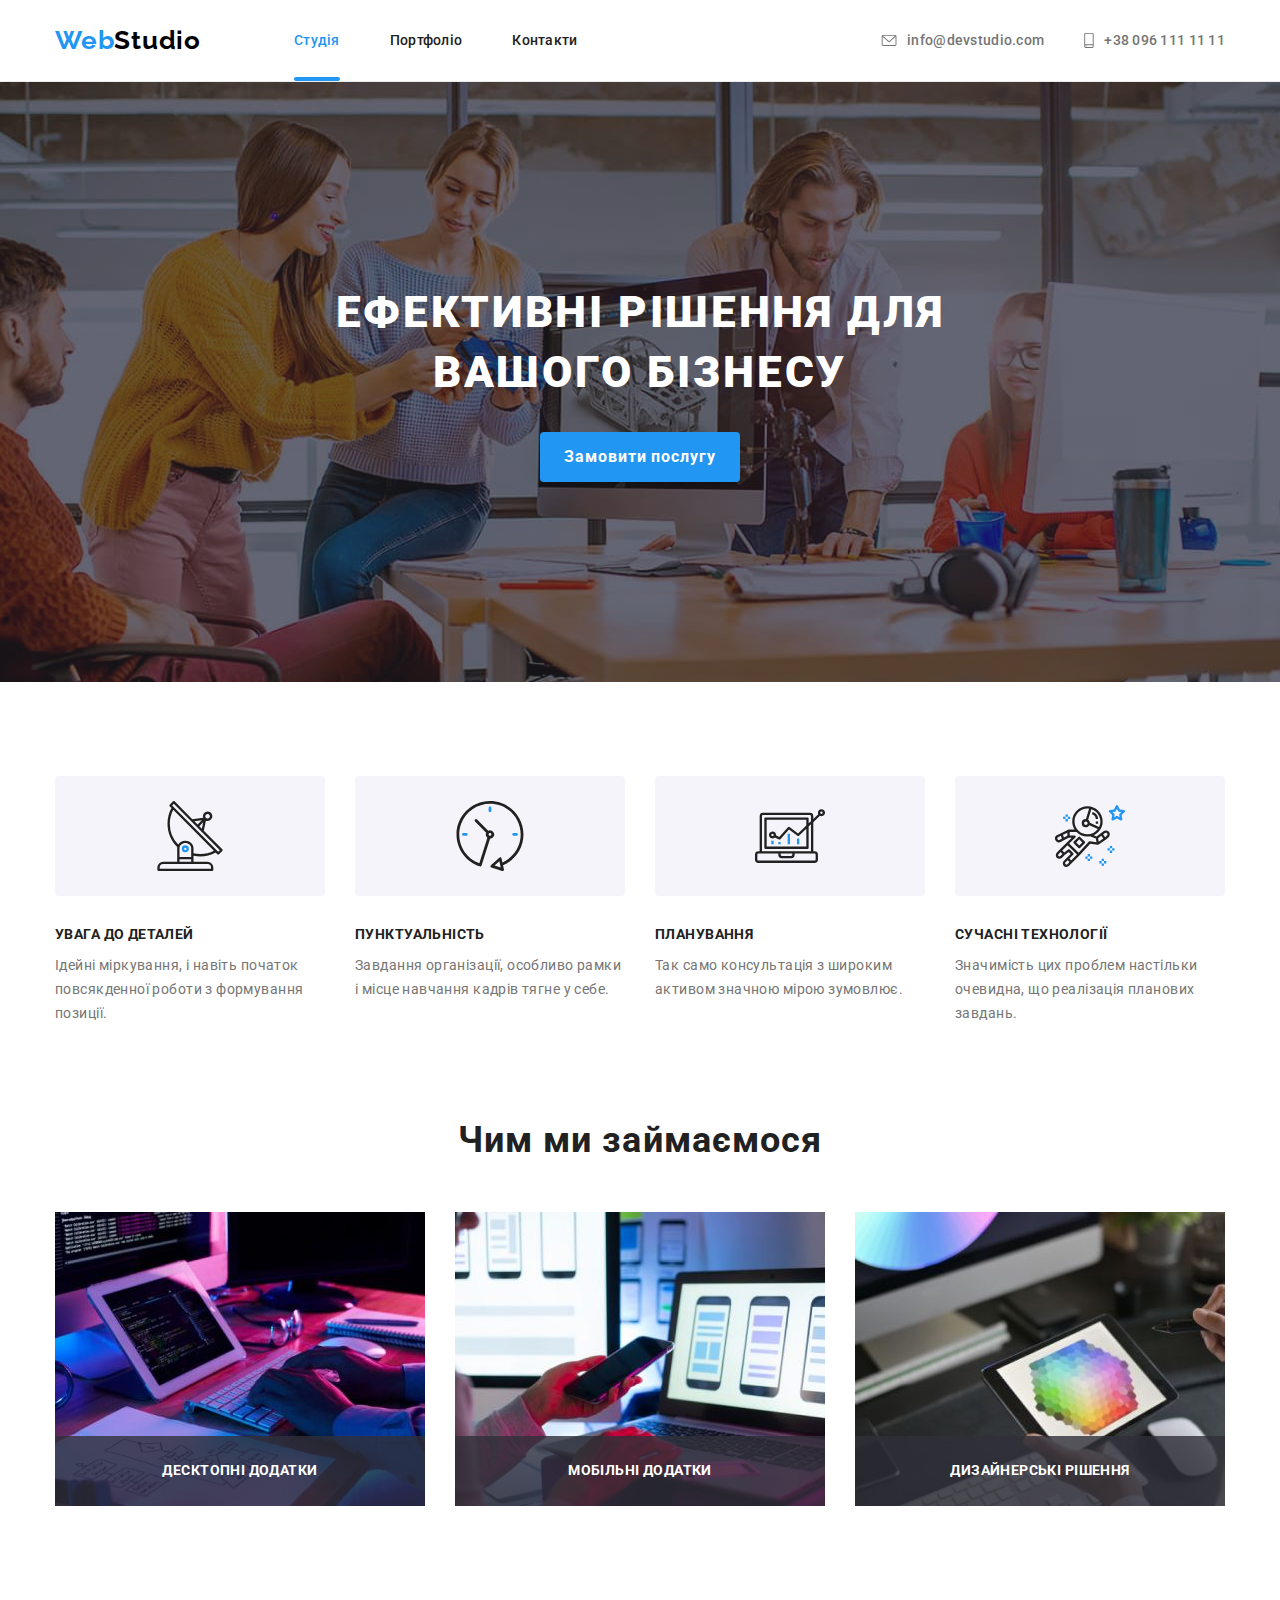
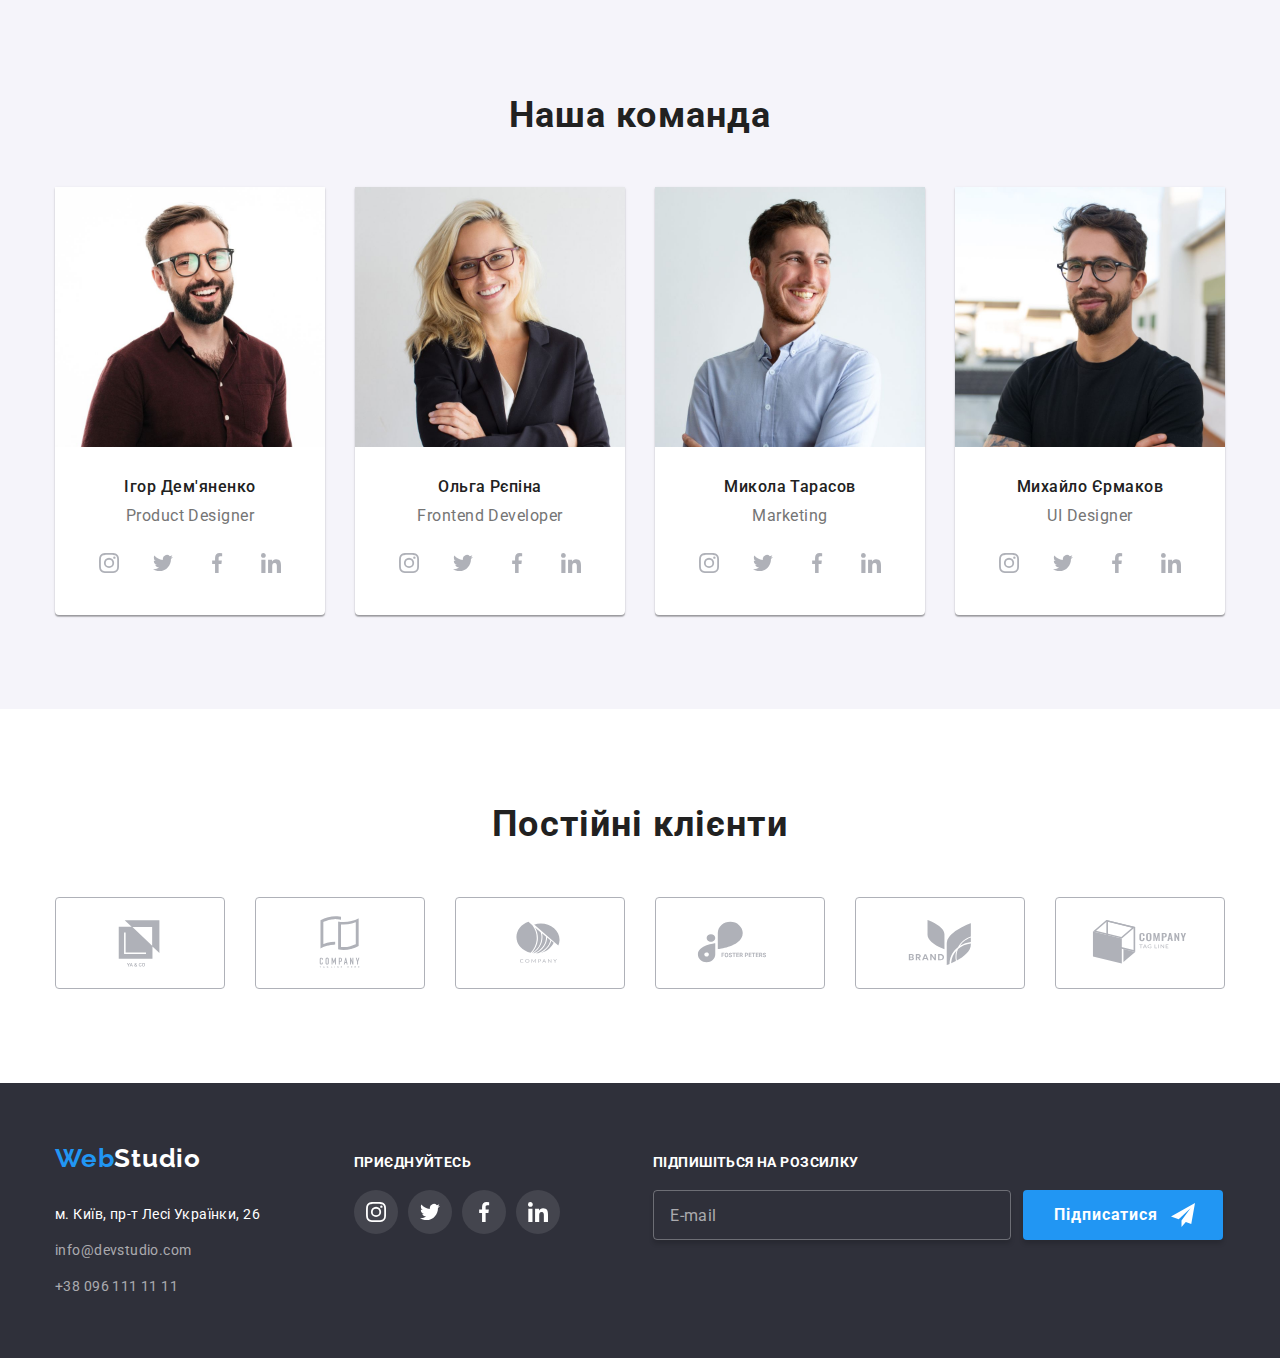
<file: index.html>
<!DOCTYPE html>
<html lang="uk">
  <head>
    <meta charset="utf-8" />
    <meta http-equiv="X-UA-Compatible" content="IE=edge" />
    <meta name="viewport" content="width=device-width, initial-scale=1.0" />
    <link
      rel="stylesheet"
      href="https://cdnjs.cloudflare.com/ajax/libs/modern-normalize/2.0.0/modern-normalize.min.css"
    />
    <link rel="preconnect" href="https://fonts.googleapis.com" />
    <link rel="preconnect" href="https://fonts.gstatic.com" crossorigin />
    <link
      href="https://fonts.googleapis.com/css2?family=Raleway:wght@700&family=Roboto:wght@400;500;700;900&display=swap"
      rel="stylesheet"
    />
    <link rel="stylesheet" href="./css/main.min.css" />
    <title>WebStudio</title>
  </head>
  <body>
    <header>
      <div class="header-container container">
        <nav class="navigation">
          <a class="logo logo--light" lang="en" href="#"
            ><span class="logo__color">Web</span>Studio</a
          >
          <ul class="navigation__list">
            <li class="navigation__item">
              <a
                class="navigation__link navigation__link--current"
                href="./index.html"
                >Студія</a
              >
            </li>
            <li class="navigation__item">
              <a class="navigation__link" href="./portfolio.html">Портфоліо</a>
            </li>
            <li class="navigation__item">
              <a class="navigation__link" href="#">Контакти</a>
            </li>
          </ul>
        </nav>
        <ul class="contacts">
          <li class="contacts__item">
            <a class="contacts__link" href="mailto:info@devstudio.com">
              <svg class="contacts__icon" width="16" height="12">
                <use href="./images/icons.svg#envelope"></use>
              </svg>
              info@devstudio.com
            </a>
          </li>
          <li class="contacts__item">
            <a class="contacts__link" href="tel:380961111111">
              <svg class="contacts__icon" width="10" height="16">
                <use href="./images/icons.svg#smartphone"></use>
              </svg>
              +38 096 111 11 11
            </a>
          </li>
        </ul>
      </div>
    </header>
    <main>
      <section class="hero">
        <div class="container">
          <h1 class="hero__head">Ефективні рішення для вашого бізнесу</h1>
          <button data-modal-open class="hero__button" type="button">
            Замовити послугу
          </button>
        </div>
        <div data-modal class="backdrop is-hidden">
          <div class="modal">
            <button data-modal-close class="modal__button" type="button">
              <svg class="modal__icon" width="30" height="30">
                <use href="./images/icons.svg#close"></use>
              </svg>
            </button>

            <form class="form">
              <h2 class="form__head">Залиште свої дані, ми вам передзвонимо</h2>
              <div class="form__field">
                <label class="form__label" for="name">Ім'я</label>
                <input class="form__input" type="text" name="name" id="name" />
                <svg class="form__icon" width="18" height="18">
                  <use href="./images/icons.svg#person-black"></use>
                </svg>
              </div>

              <div class="form__field">
                <label class="form__label" for="tel">Телефон</label>
                <input class="form__input" type="tel" name="tel" id="tel" />
                <svg class="form__icon" width="18" height="18">
                  <use href="./images/icons.svg#phone-black"></use>
                </svg>
              </div>

              <div class="form__field">
                <label class="form__label" for="mail">Пошта</label>
                <input class="form__input" type="email" name="mail" id="mail" />
                <svg class="form__icon" width="18" height="18">
                  <use href="./images/icons.svg#email-black"></use>
                </svg>
              </div>

              <div class="comment form__field">
                <label class="form__label" for="comment">Коментар</label>
                <textarea
                  class="comment__textarea"
                  name="comment"
                  placeholder="Введіть текст"
                  id="comment"
                ></textarea>
              </div>

              <div class="checkbox">
                <label class="checkbox__label">
                  <input
                    class="checkbox__input visually-hidden"
                    type="checkbox"
                    name="policy"
                  />
                  <svg
                    class="checkbox__icon checkbox__icon--on"
                    width="16"
                    height="16"
                  >
                    <use href="./images/icons.svg#check"></use>
                  </svg>
                  <svg
                    class="checkbox__icon checkbox__icon--off"
                    width="16"
                    height="16"
                  >
                    <use href="./images/icons.svg#nocheck"></use>
                  </svg>
                  <span class="check"></span>
                  Погоджуюся з розсилкою та приймаю
                  <a class="checkbox__link" href="#">Умови договору</a>
                </label>
              </div>

              <button class="form__button" type="submit">Відправити</button>
            </form>
          </div>
        </div>
      </section>
      <section class="advantages section">
        <div class="container">
          <h2 class="visually-hidden">second</h2>
          <ul class="advantages__list">
            <li class="advantages__item">
              <div class="advantages__box">
                <svg class="advantages__icon" width="70" height="70">
                  <use href="./images/icons.svg#antenna"></use>
                </svg>
              </div>
              <h3 class="advantages__head">УВАГА ДО ДЕТАЛЕЙ</h3>
              <p class="advantages__text">
                Ідейні міркування, і навіть початок повсякденної роботи з
                формування позиції.
              </p>
            </li>
            <li class="advantages__item">
              <div class="advantages__box">
                <svg class="advantages__icon" width="70" height="70">
                  <use href="./images/icons.svg#clock"></use>
                </svg>
              </div>
              <h3 class="advantages__head">ПУНКТУАЛЬНІСТЬ</h3>
              <p class="advantages__text">
                Завдання організації, особливо рамки і місце навчання кадрів
                тягне у себе.
              </p>
            </li>
            <li class="advantages__item">
              <div class="advantages__box">
                <svg class="advantages__icon" width="70" height="70">
                  <use href="./images/icons.svg#diagram"></use>
                </svg>
              </div>
              <h3 class="advantages__head">ПЛАНУВАННЯ</h3>
              <p class="advantages__text">
                Так само консультація з широким активом значною мірою зумовлює.
              </p>
            </li>
            <li class="advantages__item">
              <div class="advantages__box">
                <svg class="advantages__icon" width="70" height="70">
                  <use href="./images/icons.svg#astronaut"></use>
                </svg>
              </div>
              <h3 class="advantages__head">СУЧАСНІ ТЕХНОЛОГІЇ</h3>
              <p class="advantages__text">
                Значимість цих проблем настільки очевидна, що реалізація
                планових завдань.
              </p>
            </li>
          </ul>
        </div>
      </section>
      <section class="about section">
        <div class="container">
          <h2 class="about__head">Чим ми займаємося</h2>
          <ul class="about__list">
            <li class="about__item">
              <img
                class="about__image"
                src="./images/img1.jpg"
                alt="Хлопець програмує на планшеті"
                width="370"
                height="294"
              />
              <div class="about__overlay">
                <p class="about__text">Десктопні додатки</p>
              </div>
            </li>
            <li class="about__item">
              <img
                class="about__image"
                src="./images/img2.jpg"
                alt="Дівчина тримає вимкнений телефон"
                width="370"
                height="294"
              />
              <div class="about__overlay">
                <p class="about__text">Мобільні додатки</p>
              </div>
            </li>
            <li class="about__item">
              <img
                class="about__image"
                src="./images/img3.jpg"
                alt="Дівчина тримає планшет з палітрою"
                width="370"
                height="294"
              />
              <div class="about__overlay">
                <p class="about__text">Дизайнерські рішення</p>
              </div>
            </li>
          </ul>
        </div>
      </section>
      <section class="team section">
        <div class="container">
          <h2 class="team__head">Наша команда</h2>
          <ul class="team__list">
            <li class="team__item">
              <img
                class="team__photo"
                src="./images/ProductDesigner.jpg"
                alt="фото Ігора Дем'яненка"
                width="270"
                height="260"
              />
              <div class="team__inner">
                <h3 class="team__name">Ігор Дем'яненко</h3>
                <p class="team__profession" lang="en">Product Designer</p>
                <ul class="social-networks social-networks--light">
                  <li class="social-networks__item">
                    <a class="social-networks__link" href="#">
                      <svg class="social-networks__icon" width="20" height="20">
                        <use href="./images/icons.svg#instagram"></use>
                      </svg>
                    </a>
                  </li>
                  <li class="social-networks__item">
                    <a class="social-networks__link" href="#">
                      <svg class="social-networks__icon" width="20" height="20">
                        <use href="./images/icons.svg#twitter"></use>
                      </svg>
                    </a>
                  </li>
                  <li class="social-networks__item">
                    <a class="social-networks__link" href="#">
                      <svg class="social-networks__icon" width="20" height="20">
                        <use href="./images/icons.svg#facebook"></use>
                      </svg>
                    </a>
                  </li>
                  <li class="social-networks__item">
                    <a class="social-networks__link" href="#">
                      <svg class="social-networks__icon" width="20" height="20">
                        <use href="./images/icons.svg#linkedin"></use>
                      </svg>
                    </a>
                  </li>
                </ul>
              </div>
            </li>
            <li class="team__item">
              <img
                class="team__photo"
                src="./images/FrontendDeveloper.jpg"
                alt=" фото Ольги Рєпіної"
                width="270"
                height="260"
              />
              <div class="team__inner">
                <h3 class="team__name">Ольга Рєпіна</h3>
                <p class="team__profession" lang="en">Frontend Developer</p>
                <ul class="social-networks social-networks--light">
                  <li class="social-networks__item">
                    <a class="social-networks__link" href="#">
                      <svg class="social-networks__icon" width="20" height="20">
                        <use href="./images/icons.svg#instagram"></use>
                      </svg>
                    </a>
                  </li>
                  <li class="social-networks__item">
                    <a class="social-networks__link" href="#">
                      <svg class="social-networks__icon" width="20" height="20">
                        <use href="./images/icons.svg#twitter"></use>
                      </svg>
                    </a>
                  </li>
                  <li class="social-networks__item">
                    <a class="social-networks__link" href="#">
                      <svg class="social-networks__icon" width="20" height="20">
                        <use href="./images/icons.svg#facebook"></use>
                      </svg>
                    </a>
                  </li>
                  <li class="social-networks__item">
                    <a class="social-networks__link" href="#">
                      <svg class="social-networks__icon" width="20" height="20">
                        <use href="./images/icons.svg#linkedin"></use>
                      </svg>
                    </a>
                  </li>
                </ul>
              </div>
            </li>
            <li class="team__item">
              <img
                class="team__photo"
                src="./images/Marketing.jpg"
                alt="фото Миколи Тарасова"
                width="270"
                height="260"
              />
              <div class="team__inner">
                <h3 class="team__name">Микола Тарасов</h3>
                <p class="team__profession" lang="en">Marketing</p>
                <ul class="social-networks social-networks--light">
                  <li class="social-networks__item">
                    <a class="social-networks__link" href="#">
                      <svg class="social-networks__icon" width="20" height="20">
                        <use href="./images/icons.svg#instagram"></use>
                      </svg>
                    </a>
                  </li>
                  <li class="social-networks__item">
                    <a class="social-networks__link" href="#">
                      <svg class="social-networks__icon" width="20" height="20">
                        <use href="./images/icons.svg#twitter"></use>
                      </svg>
                    </a>
                  </li>
                  <li class="social-networks__item">
                    <a class="social-networks__link" href="#">
                      <svg class="social-networks__icon" width="20" height="20">
                        <use href="./images/icons.svg#facebook"></use>
                      </svg>
                    </a>
                  </li>
                  <li class="social-networks__item">
                    <a class="social-networks__link" href="#">
                      <svg class="social-networks__icon" width="20" height="20">
                        <use href="./images/icons.svg#linkedin"></use>
                      </svg>
                    </a>
                  </li>
                </ul>
              </div>
            </li>
            <li class="team__item">
              <img
                class="team__photo"
                src="./images/UIDesigner.jpg"
                alt="фото Михайла Єрмакова"
                width="270"
                height="260"
              />
              <div class="team__inner">
                <h3 class="team__name">Михайло Єрмаков</h3>
                <p class="team__profession" lang="en">UI Designer</p>
                <ul class="social-networks social-networks--light">
                  <li class="social-networks__item">
                    <a class="social-networks__link" href="#">
                      <svg class="social-networks__icon" width="20" height="20">
                        <use href="./images/icons.svg#instagram"></use>
                      </svg>
                    </a>
                  </li>
                  <li class="social-networks__item">
                    <a class="social-networks__link" href="#">
                      <svg class="social-networks__icon" width="20" height="20">
                        <use href="./images/icons.svg#twitter"></use>
                      </svg>
                    </a>
                  </li>
                  <li class="social-networks__item">
                    <a class="social-networks__link" href="#">
                      <svg class="social-networks__icon" width="20" height="20">
                        <use href="./images/icons.svg#facebook"></use>
                      </svg>
                    </a>
                  </li>
                  <li class="social-networks__item">
                    <a class="social-networks__link" href="#">
                      <svg class="social-networks__icon" width="20" height="20">
                        <use href="./images/icons.svg#linkedin"></use>
                      </svg>
                    </a>
                  </li>
                </ul>
              </div>
            </li>
          </ul>
        </div>
      </section>
      <section class="clients section">
        <div class="container">
          <h2 class="clients__head">Постійні клієнти</h2>
          <ul class="clients__list">
            <li class="clients__item">
              <a class="clients__link" href="#">
                <svg class="clients__icon" width="106" height="60">
                  <use href="./images/icons.svg#yaco"></use>
                </svg>
              </a>
            </li>
            <li class="clients__item">
              <a class="clients__link" href="#">
                <svg class="clients__icon" width="106" height="60">
                  <use href="./images/icons.svg#tagline"></use>
                </svg>
              </a>
            </li>
            <li class="clients__item">
              <a class="clients__link" href="#">
                <svg class="clients__icon" width="106" height="60">
                  <use href="./images/icons.svg#company"></use>
                </svg>
              </a>
            </li>
            <li class="clients__item">
              <a class="clients__link" href="#">
                <svg class="clients__icon" width="106" height="60">
                  <use href="./images/icons.svg#foster"></use>
                </svg>
              </a>
            </li>
            <li class="clients__item">
              <a class="clients__link" href="#">
                <svg class="clients__icon" width="106" height="60">
                  <use href="./images/icons.svg#brand"></use>
                </svg>
              </a>
            </li>
            <li class="clients__item">
              <a class="clients__link" href="#">
                <svg class="clients__icon" width="106" height="60">
                  <use href="./images/icons.svg#tag"></use>
                </svg>
              </a>
            </li>
          </ul>
        </div>
      </section>
    </main>
    <footer>
      <div class="footer-box container">
        <div class="main-section">
          <a class="logo logo--dark" lang="en" href="#"
            ><span class="logo__color">Web</span>Studio</a
          >
          <address class="address">
            <ul class="address__list">
              <li class="address__item">
                <a
                  class="address__location"
                  href="https://goo.gl/maps/CPtrU1FHBa2aNyZL9"
                  target="_blank"
                  rel="noopener noreferrer"
                  >м. Київ, пр-т Лесі Українки, 26</a
                >
              </li>
              <li class="address__item">
                <a class="address__contacts" href="mailto:info@devstudio.com"
                  >info@devstudio.com</a
                >
              </li>
              <li class="address__item">
                <a class="address__contacts" href="tel:380961111111"
                  >+38 096 111 11 11</a
                >
              </li>
            </ul>
          </address>
        </div>
        <div class="joining">
          <p class="joining__text">приєднуйтесь</p>
          <ul class="social-networks social-networks--dark">
            <li class="social-networks__item">
              <a
                class="social-networks__link social-networks__link--dark"
                href="#"
              >
                <svg
                  class="social-networks__icon social-networks__icon--dark"
                  width="20"
                  height="20"
                >
                  <use href="./images/icons.svg#instagram"></use>
                </svg>
              </a>
            </li>
            <li class="social-networks__item">
              <a
                class="social-networks__link social-networks__link--dark"
                href="#"
              >
                <svg
                  class="social-networks__icon social-networks__icon--dark"
                  width="20"
                  height="20"
                >
                  <use href="./images/icons.svg#twitter"></use>
                </svg>
              </a>
            </li>
            <li class="social-networks__item">
              <a
                class="social-networks__link social-networks__link--dark"
                href="#"
              >
                <svg
                  class="social-networks__icon social-networks__icon--dark"
                  width="20"
                  height="20"
                >
                  <use href="./images/icons.svg#facebook"></use>
                </svg>
              </a>
            </li>
            <li class="social-networks__item">
              <a
                class="social-networks__link social-networks__link--dark"
                href="#"
              >
                <svg
                  class="social-networks__icon social-networks__icon--dark"
                  width="20"
                  height="20"
                >
                  <use href="./images/icons.svg#linkedin"></use>
                </svg>
              </a>
            </li>
          </ul>
        </div>
        <form class="subscribe">
          <p class="subscribe__text">підпишіться на розсилку</p>
          <div class="subscribe__box">
            <input
              class="subscribe__input"
              type="email"
              name="mail"
              placeholder="E-mail"
            />
            <button class="subscribe__button" type="button">
              Підписатися
              <svg class="subscribe__icon" width="24" height="24">
                <use href="./images/icons.svg#send"></use>
              </svg>
            </button>
          </div>
        </form>
      </div>
    </footer>
    <script src="./js/modal.js"></script>
  </body>
</html>
</file>
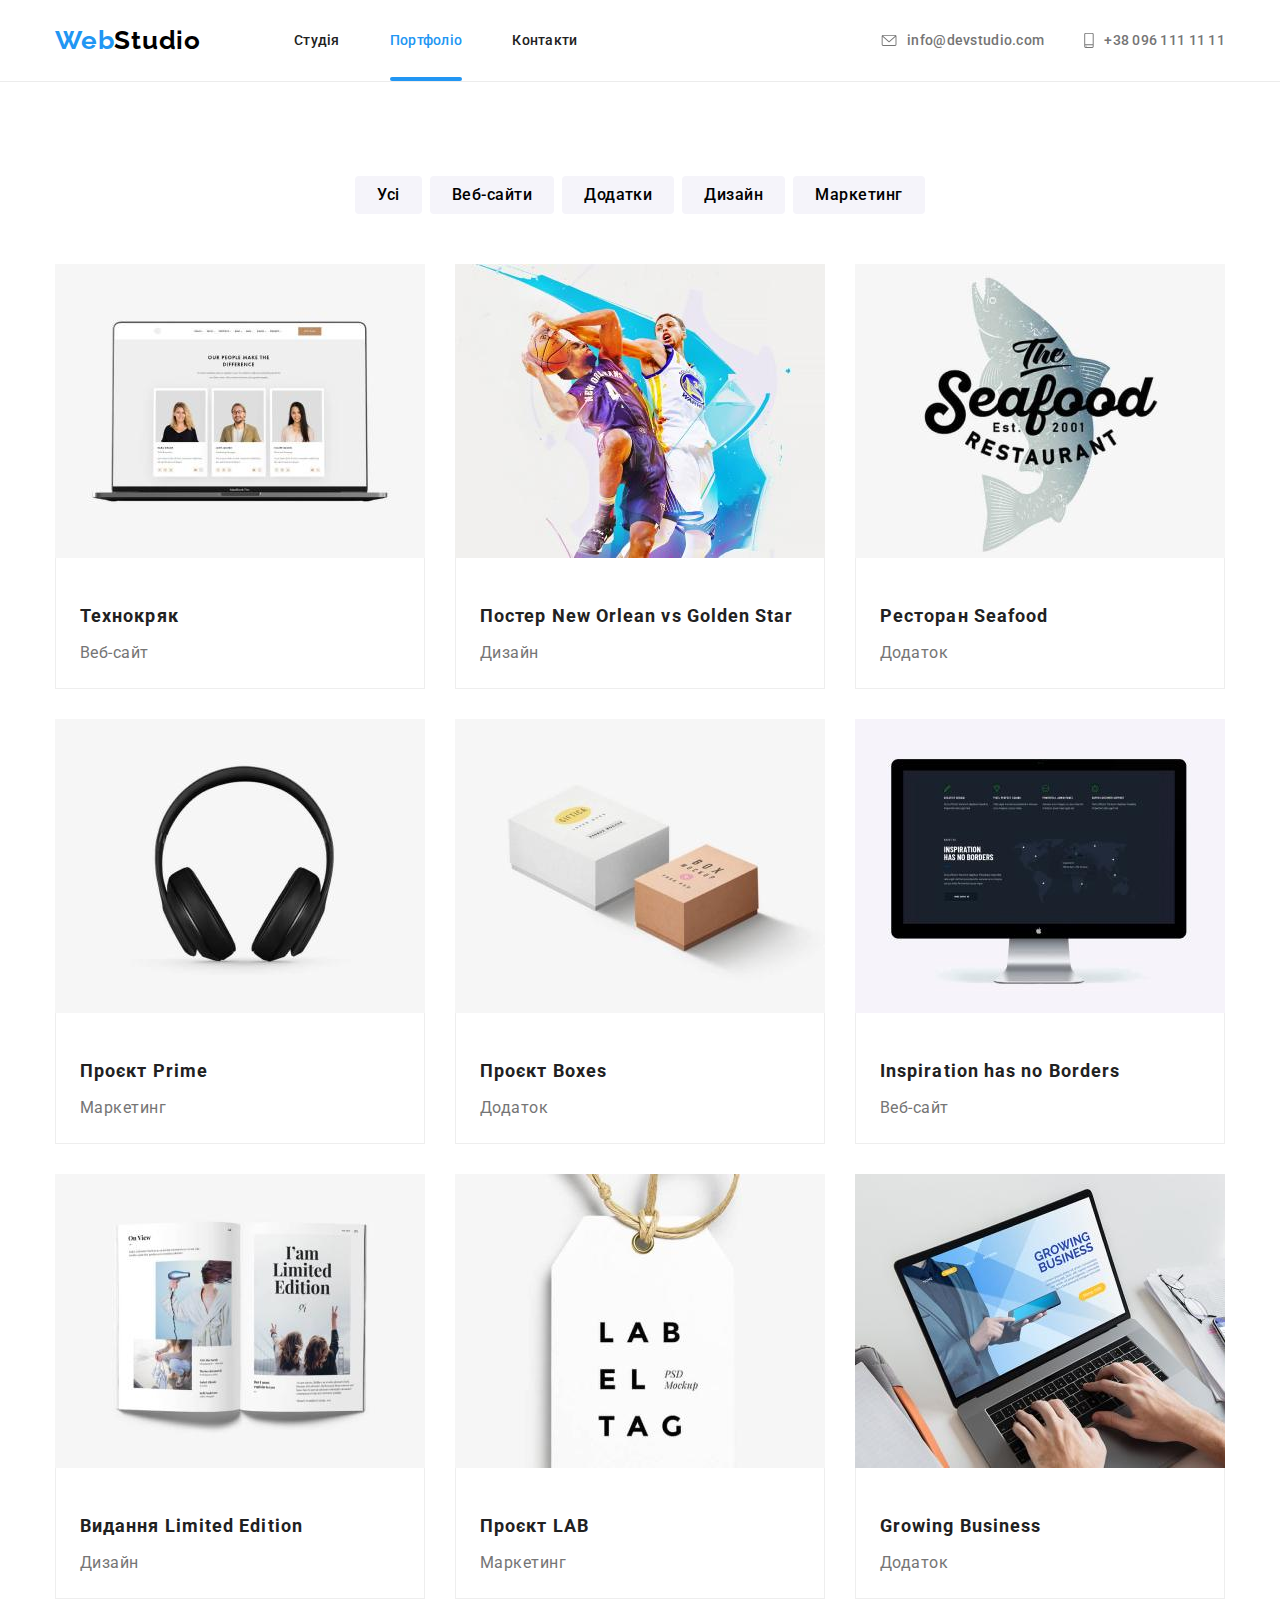
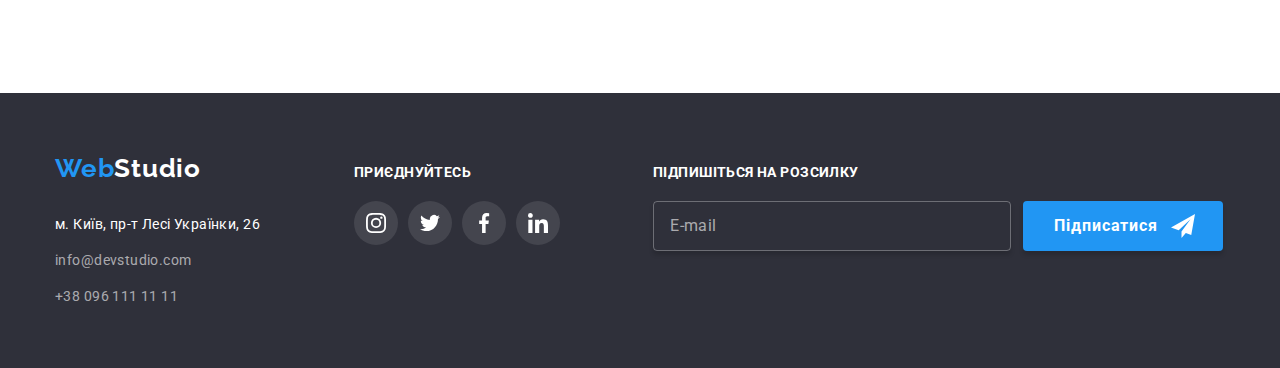
<file: portfolio.html>
<!DOCTYPE html>
<html lang="uk">
  <head>
    <meta charset="utf-8" />
    <meta http-equiv="X-UA-Compatible" content="IE=edge" />
    <meta name="viewport" content="width=device-width, initial-scale=1.0" />
    <link
      rel="stylesheet"
      href="https://cdnjs.cloudflare.com/ajax/libs/modern-normalize/2.0.0/modern-normalize.min.css"
    />
    <link rel="preconnect" href="https://fonts.googleapis.com" />
    <link rel="preconnect" href="https://fonts.gstatic.com" crossorigin />
    <link
      href="https://fonts.googleapis.com/css2?family=Raleway:wght@700&family=Roboto:wght@400;500;700;900&display=swap"
      rel="stylesheet"
    />
    <link rel="stylesheet" href="./css/main.min.css" />
    <title>Portfolio</title>
  </head>
  <body>
    <header>
      <div class="header-container container">
        <nav class="navigation">
          <a class="logo logo--light" lang="en" href="#"
            ><span class="logo__color">Web</span>Studio</a
          >
          <ul class="navigation__list">
            <li class="navigation__item">
              <a class="navigation__link" href="./index.html">Студія</a>
            </li>
            <li class="navigation__item">
              <a
                class="navigation__link navigation__link--current"
                href="./portfolio.html"
                >Портфоліо</a
              >
            </li>
            <li class="navigation__item">
              <a class="navigation__link" href="#">Контакти</a>
            </li>
          </ul>
        </nav>
        <ul class="contacts">
          <li class="contacts__item">
            <a class="contacts__link" href="mailto:info@devstudio.com">
              <svg class="contacts__icon" width="16" height="12">
                <use href="./images/icons.svg#envelope"></use>
              </svg>
              info@devstudio.com
            </a>
          </li>
          <li class="contacts__item">
            <a class="contacts__link" href="tel:380961111111">
              <svg class="contacts__icon" width="10" height="16">
                <use href="./images/icons.svg#smartphone"></use>
              </svg>
              +38 096 111 11 11
            </a>
          </li>
        </ul>
      </div>
    </header>
    <main>
      <section class="portfolio section">
        <div class="container">
          <h1 class="visually-hidden">Portfolio</h1>
          <ul class="portfolio__list">
            <li class="portfolio__item">
              <button class="portfolio__button" type="button">Усі</button>
            </li>
            <li class="portfolio__item">
              <button class="portfolio__button" type="button">Веб-сайти</button>
            </li>
            <li class="portfolio__item">
              <button class="portfolio__button" type="button">Додатки</button>
            </li>
            <li class="portfolio__item">
              <button class="portfolio__button" type="button">Дизайн</button>
            </li>
            <li class="portfolio__item">
              <button class="portfolio__button" type="button">Маркетинг</button>
            </li>
          </ul>
          <ul class="grid">
            <li class="grid__item">
              <a class="card" href="#">
                <div class="card__box">
                  <img
                    src="./images/Technokrak.jpg"
                    alt="Веб-сайт на ноутбуці"
                    width="370"
                    height="294"
                  />
                  <div class="card__overlay">
                    <p class="card__description">
                      Ресурс пропонує комплексні пропозиції з різним рівнем
                      функціоналу та сервісів. Все це дозволить відвідувачу
                      отримати вичерпні відомості про компанію чи приватну
                      особу.
                    </p>
                  </div>
                </div>
                <div class="card__border">
                  <h2 class="card__head">Технокряк</h2>
                  <p class="card__text">Веб-сайт</p>
                </div>
              </a>
            </li>
            <li class="grid__item">
              <a class="card" href="#">
                <div class="card__box">
                  <img
                    src="./images/Poster.jpg"
                    alt="Веб-сайт на ноутбуці"
                    width="370"
                    height="294"
                  />
                  <div class="card__overlay">
                    <p class="card__description">
                      Ресурс пропонує комплексні пропозиції з різним рівнем
                      функціоналу та сервісів. Все це дозволить відвідувачу
                      отримати вичерпні відомості про компанію чи приватну
                      особу.
                    </p>
                  </div>
                </div>
                <div class="card__border">
                  <h2 class="card__head">Постер New Orlean vs Golden Star</h2>
                  <p class="card__text">Дизайн</p>
                </div>
              </a>
            </li>
            <li class="grid__item">
              <a class="card" href="#">
                <div class="card__box">
                  <img
                    src="./images/Seafood.jpg"
                    alt="Веб-сайт на ноутбуці"
                    width="370"
                    height="294"
                  />
                  <div class="card__overlay">
                    <p class="card__description">
                      Ресурс пропонує комплексні пропозиції з різним рівнем
                      функціоналу та сервісів. Все це дозволить відвідувачу
                      отримати вичерпні відомості про компанію чи приватну
                      особу.
                    </p>
                  </div>
                </div>
                <div class="card__border">
                  <h2 class="card__head">Ресторан Seafood</h2>
                  <p class="card__text">Додаток</p>
                </div>
              </a>
            </li>
            <li class="grid__item">
              <a class="card" href="#">
                <div class="card__box">
                  <img
                    src="./images/Prime.jpg"
                    alt="Веб-сайт на ноутбуці"
                    width="370"
                    height="294"
                  />
                  <div class="card__overlay">
                    <p class="card__description">
                      Ресурс пропонує комплексні пропозиції з різним рівнем
                      функціоналу та сервісів. Все це дозволить відвідувачу
                      отримати вичерпні відомості про компанію чи приватну
                      особу.
                    </p>
                  </div>
                </div>
                <div class="card__border">
                  <h2 class="card__head">Проєкт Prime</h2>
                  <p class="card__text">Маркетинг</p>
                </div>
              </a>
            </li>
            <li class="grid__item">
              <a class="card" href="#">
                <div class="card__box">
                  <img
                    src="./images/Boxes.jpg"
                    alt="Веб-сайт на ноутбуці"
                    width="370"
                    height="294"
                  />
                  <div class="card__overlay">
                    <p class="card__description">
                      Ресурс пропонує комплексні пропозиції з різним рівнем
                      функціоналу та сервісів. Все це дозволить відвідувачу
                      отримати вичерпні відомості про компанію чи приватну
                      особу.
                    </p>
                  </div>
                </div>
                <div class="card__border">
                  <h2 class="card__head">Проєкт Boxes</h2>
                  <p class="card__text">Додаток</p>
                </div>
              </a>
            </li>
            <li class="grid__item">
              <a class="card" href="#">
                <div class="card__box">
                  <img
                    src="./images/Borders.jpg"
                    alt="Веб-сайт на ноутбуці"
                    width="370"
                    height="294"
                  />
                  <div class="card__overlay">
                    <p class="card__description">
                      Ресурс пропонує комплексні пропозиції з різним рівнем
                      функціоналу та сервісів. Все це дозволить відвідувачу
                      отримати вичерпні відомості про компанію чи приватну
                      особу.
                    </p>
                  </div>
                </div>
                <div class="card__border">
                  <h2 class="card__head">Inspiration has no Borders</h2>
                  <p class="card__text">Веб-сайт</p>
                </div>
              </a>
            </li>
            <li class="grid__item">
              <a class="card" href="#">
                <div class="card__box">
                  <img
                    src="./images/Limited.jpg"
                    alt="Веб-сайт на ноутбуці"
                    width="370"
                    height="294"
                  />
                  <div class="card__overlay">
                    <p class="card__description">
                      Ресурс пропонує комплексні пропозиції з різним рівнем
                      функціоналу та сервісів. Все це дозволить відвідувачу
                      отримати вичерпні відомості про компанію чи приватну
                      особу.
                    </p>
                  </div>
                </div>
                <div class="card__border">
                  <h2 class="card__head">Видання Limited Edition</h2>
                  <p class="card__text">Дизайн</p>
                </div>
              </a>
            </li>
            <li class="grid__item">
              <a class="card" href="#">
                <div class="card__box">
                  <img
                    src="./images/LAB.jpg"
                    alt="Веб-сайт на ноутбуці"
                    width="370"
                    height="294"
                  />
                  <div class="card__overlay">
                    <p class="card__description">
                      Ресурс пропонує комплексні пропозиції з різним рівнем
                      функціоналу та сервісів. Все це дозволить відвідувачу
                      отримати вичерпні відомості про компанію чи приватну
                      особу.
                    </p>
                  </div>
                </div>
                <div class="card__border">
                  <h2 class="card__head">Проєкт LAB</h2>
                  <p class="card__text">Маркетинг</p>
                </div>
              </a>
            </li>
            <li class="grid__item">
              <a class="card" href="#">
                <div class="card__box">
                  <img
                    src="./images/Business.jpg"
                    alt="Веб-сайт на ноутбуці"
                    width="370"
                    height="294"
                  />
                  <div class="card__overlay">
                    <p class="card__description">
                      Ресурс пропонує комплексні пропозиції з різним рівнем
                      функціоналу та сервісів. Все це дозволить відвідувачу
                      отримати вичерпні відомості про компанію чи приватну
                      особу.
                    </p>
                  </div>
                </div>
                <div class="card__border">
                  <h2 class="card__head">Growing Business</h2>
                  <p class="card__text">Додаток</p>
                </div>
              </a>
            </li>
          </ul>
        </div>
      </section>
    </main>
    <footer>
      <div class="footer-box container">
        <div class="main-section">
          <a class="logo logo--dark" lang="en" href="#"
            ><span class="logo__color">Web</span>Studio</a
          >
          <address class="address">
            <ul class="address__list">
              <li class="address__item">
                <a
                  class="address__location"
                  href="https://goo.gl/maps/CPtrU1FHBa2aNyZL9"
                  target="_blank"
                  rel="noopener noreferrer"
                  >м. Київ, пр-т Лесі Українки, 26</a
                >
              </li>
              <li class="address__item">
                <a class="address__contacts" href="mailto:info@devstudio.com"
                  >info@devstudio.com</a
                >
              </li>
              <li class="address__item">
                <a class="address__contacts" href="tel:380961111111"
                  >+38 096 111 11 11</a
                >
              </li>
            </ul>
          </address>
        </div>
        <div class="joining">
          <p class="joining__text">приєднуйтесь</p>
          <ul class="social-networks social-networks--dark">
            <li class="social-networks__item">
              <a
                class="social-networks__link social-networks__link--dark"
                href="#"
              >
                <svg
                  class="social-networks__icon social-networks__icon--dark"
                  width="20"
                  height="20"
                >
                  <use href="./images/icons.svg#instagram"></use>
                </svg>
              </a>
            </li>
            <li class="social-networks__item">
              <a
                class="social-networks__link social-networks__link--dark"
                href="#"
              >
                <svg
                  class="social-networks__icon social-networks__icon--dark"
                  width="20"
                  height="20"
                >
                  <use href="./images/icons.svg#twitter"></use>
                </svg>
              </a>
            </li>
            <li class="social-networks__item">
              <a
                class="social-networks__link social-networks__link--dark"
                href="#"
              >
                <svg
                  class="social-networks__icon social-networks__icon--dark"
                  width="20"
                  height="20"
                >
                  <use href="./images/icons.svg#facebook"></use>
                </svg>
              </a>
            </li>
            <li class="social-networks__item">
              <a
                class="social-networks__link social-networks__link--dark"
                href="#"
              >
                <svg
                  class="social-networks__icon social-networks__icon--dark"
                  width="20"
                  height="20"
                >
                  <use href="./images/icons.svg#linkedin"></use>
                </svg>
              </a>
            </li>
          </ul>
        </div>
        <form class="subscribe">
          <p class="subscribe__text">підпишіться на розсилку</p>
          <div class="subscribe__box">
            <input
              class="subscribe__input"
              type="email"
              name="mail"
              placeholder="E-mail"
            />
            <button class="subscribe__button" type="button">
              Підписатися
              <svg class="subscribe__icon" width="24" height="24">
                <use href="./images/icons.svg#send"></use>
              </svg>
            </button>
          </div>
        </form>
      </div>
    </footer>
    <script src="./js/modal.js"></script>
  </body>
</html>
</file>
<file: css/main.min.css>
a{text-decoration:none}li{list-style-type:none}body{font-family:Roboto,sans-serif;color:#212121;margin:0}h1,h2,h3,h4,p,ul{margin:0;padding:0}img{display:block}.container{width:1200px;margin-left:auto;margin-right:auto;padding-left:15px;padding-right:15px}.section{padding-bottom:94px}.visually-hidden{position:absolute;width:1px;height:1px;margin:-1px;border:0;padding:0;white-space:nowrap;-webkit-clip-path:inset(100%);clip-path:inset(100%);clip:rect(0 0 0 0);overflow:hidden}textarea{resize:none}header{border-bottom:1px solid #ececec}.header-container{display:-webkit-box;display:-ms-flexbox;display:flex;-webkit-box-align:center;-ms-flex-align:center;align-items:center}.navigation{display:-webkit-box;display:-ms-flexbox;display:flex;-webkit-box-align:center;-ms-flex-align:center;align-items:center}.logo{font-family:Raleway;font-size:26px;font-style:normal;font-weight:700;line-height:1.2;letter-spacing:.78px}.logo--light{color:#000}.logo--dark{display:inline-block;color:#fff}.logo__color{color:#2196f3}.navigation__list{display:-webkit-box;display:-ms-flexbox;display:flex;margin-left:93px}.navigation__item:not(:last-child){margin-right:50px}.navigation__link{padding:32px 0;display:block;position:relative;color:#212121;font-size:14px;font-style:normal;font-weight:500;line-height:1.2;letter-spacing:.28px;-webkit-transition:color 250ms cubic-bezier(0.4, 0, 0.2, 1);transition:color 250ms cubic-bezier(0.4, 0, 0.2, 1)}.navigation__link:focus,.navigation__link:hover{color:#2196f3}.navigation__link--current{color:#2196f3}.navigation__link--current::after{content:"";display:block;position:absolute;left:0;bottom:0;width:100%;height:4px;border-radius:2px;background:#2196f3}.contacts{display:-webkit-box;display:-ms-flexbox;display:flex;margin-left:auto}.contacts__item:not(:last-child){margin-right:40px}.contacts__link{display:-webkit-box;display:-ms-flexbox;display:flex;-webkit-box-align:center;-ms-flex-align:center;align-items:center;color:#757575;font-size:14px;font-style:normal;font-weight:500;line-height:1.2;letter-spacing:.28px;-webkit-transition:color 250ms cubic-bezier(0.4, 0, 0.2, 1);transition:color 250ms cubic-bezier(0.4, 0, 0.2, 1)}.contacts__link:focus,.contacts__link:hover{color:#2196f3}.contacts__icon{margin-right:10px;fill:#757575;-webkit-transition:fill 250ms cubic-bezier(0.4, 0, 0.2, 1);transition:fill 250ms cubic-bezier(0.4, 0, 0.2, 1)}.contacts__link:focus .contacts__icon,.contacts__link:hover .contacts__icon{fill:#2196f3}.hero{margin-right:auto;margin-left:auto;padding:200px 0;text-align:center;max-width:1600px;background-color:#c4c4c4;background-image:-webkit-gradient(linear, left top, right top, from(rgba(47, 48, 58, 0.4)), to(rgba(47, 48, 58, 0.4))),url(../images/bcg.jpg);background-image:linear-gradient(to right, rgba(47, 48, 58, 0.4), rgba(47, 48, 58, 0.4)),url(../images/bcg.jpg);background-repeat:no-repeat;background-position:center;background-size:cover}.hero__head{width:696px;margin-bottom:30px;margin-left:auto;margin-right:auto;color:#fff;text-align:center;font-size:44px;font-style:normal;font-weight:900;line-height:1.36364;letter-spacing:2.64px;text-transform:uppercase}.hero__button{width:200px;height:50px;padding:0;border-radius:4px;border:1px;color:#fff;text-align:center;font-size:16px;font-style:normal;font-weight:700;line-height:1.875;letter-spacing:.96px;background-color:#2196f3;cursor:pointer;-webkit-box-shadow:0px 4px 4px 0px rgba(0,0,0,.15);box-shadow:0px 4px 4px 0px rgba(0,0,0,.15)}.backdrop{position:fixed;z-index:1;top:0;left:0;width:100%;height:100%;background:rgba(0,0,0,.2);opacity:1;visibility:visible;-webkit-transition:opacity 250ms cubic-bezier(0.4, 0, 0.2, 1),visibility 250ms cubic-bezier(0.4, 0, 0.2, 1);transition:opacity 250ms cubic-bezier(0.4, 0, 0.2, 1),visibility 250ms cubic-bezier(0.4, 0, 0.2, 1)}.backdrop.is-hidden{opacity:0;pointer-events:none;visibility:hidden}.modal{position:absolute;z-index:1;width:528px;height:581px;top:50%;left:50%;-webkit-transform:translate(-50%, -50%) scale(1);transform:translate(-50%, -50%) scale(1);border-radius:4px;background:#fff;-webkit-box-shadow:0px 2px 1px 0px rgba(0,0,0,.2),0px 1px 1px 0px rgba(0,0,0,.14),0px 1px 3px 0px rgba(0,0,0,.12);box-shadow:0px 2px 1px 0px rgba(0,0,0,.2),0px 1px 1px 0px rgba(0,0,0,.14),0px 1px 3px 0px rgba(0,0,0,.12);-webkit-transition:-webkit-transform 250ms cubic-bezier(0.4, 0, 0.2, 1);transition:-webkit-transform 250ms cubic-bezier(0.4, 0, 0.2, 1);transition:transform 250ms cubic-bezier(0.4, 0, 0.2, 1);transition:transform 250ms cubic-bezier(0.4, 0, 0.2, 1), -webkit-transform 250ms cubic-bezier(0.4, 0, 0.2, 1)}.backdrop.is-hidden .modal{-webkit-transform:translate(-50%, -50%) scale(0.9);transform:translate(-50%, -50%) scale(0.9)}.modal__button{position:absolute;top:8px;right:8px;width:30px;height:30px;padding:0;border:none;font:inherit;color:inherit;background-color:rgba(0,0,0,0);cursor:pointer}.modal__icon{fill:#000;-webkit-transition:fill 250ms cubic-bezier(0.4, 0, 0.2, 1);transition:fill 250ms cubic-bezier(0.4, 0, 0.2, 1)}.modal__button:hover .modal__icon,.modal__button:focus .modal__icon{fill:#2196f3}.form{padding:40px}.form__head{margin-bottom:12px;color:#212121;text-align:center;font-size:20px;font-style:normal;font-weight:700;line-height:1.2;letter-spacing:.6px}.form__field{display:-webkit-box;display:-ms-flexbox;display:flex;-webkit-box-orient:vertical;-webkit-box-direction:normal;-ms-flex-direction:column;flex-direction:column;margin-bottom:10px;position:relative}.form__label{margin-right:auto;margin-bottom:4px;color:#757575;font-size:12px;font-style:normal;font-weight:400;line-height:1.2;letter-spacing:.12px}.form__input{padding-left:42px;width:100%;height:40px;border-radius:4px;border:1px solid rgba(33,33,33,.2);outline:none}.form__input:hover,.form__input:focus{border-color:#2196f3}.form__icon{position:absolute;bottom:11px;left:12px}.form__input:hover+.form__icon,.form__input:focus+.form__icon{fill:#2196f3}.form__button{width:200px;height:50px;border:1px;border-radius:4px;background-color:#2196f3;-webkit-box-shadow:0px 4px 4px 0px rgba(0,0,0,.15);box-shadow:0px 4px 4px 0px rgba(0,0,0,.15);color:#fff;text-align:center;font-size:16px;font-style:normal;font-weight:700;line-height:1.875;letter-spacing:.96px;cursor:pointer;-webkit-transition:background-color 250ms cubic-bezier(0.4, 0, 0.2, 1);transition:background-color 250ms cubic-bezier(0.4, 0, 0.2, 1)}.form__button:hover,.form__button:focus{background-color:#188ce8}.comment{margin-bottom:20px}.comment__textarea{padding:12px 16px;width:100%;height:120px;border-radius:4px;border:1px solid rgba(33,33,33,.2);outline:none}.comment__textarea::-webkit-input-placeholder{color:rgba(117,117,117,.5);font-size:12px;font-style:normal;font-weight:400;line-height:1.2;letter-spacing:.12px}.comment__textarea::-moz-placeholder{color:rgba(117,117,117,.5);font-size:12px;font-style:normal;font-weight:400;line-height:1.2;letter-spacing:.12px}.comment__textarea:-ms-input-placeholder{color:rgba(117,117,117,.5);font-size:12px;font-style:normal;font-weight:400;line-height:1.2;letter-spacing:.12px}.comment__textarea::-ms-input-placeholder{color:rgba(117,117,117,.5);font-size:12px;font-style:normal;font-weight:400;line-height:1.2;letter-spacing:.12px}.comment__textarea::placeholder{color:rgba(117,117,117,.5);font-size:12px;font-style:normal;font-weight:400;line-height:1.2;letter-spacing:.12px}.comment__textarea:hover,.comment__textarea:focus{border-color:#2196f3}.checkbox{margin-bottom:30px;position:relative;margin-left:8px}.checkbox__icon{position:absolute;margin-left:-24px;top:50%;-webkit-transform:translate(0, -50%);transform:translate(0, -50%)}.checkbox__icon--on{opacity:0}.checkbox__icon--off{opacity:1}.checkbox__input:hover~.checkbox__icon--off,.checkbox__input:focus~.checkbox__icon--off{fill:#2196f3}.checkbox__input:checked+.checkbox__icon--on{opacity:1}.checkbox__input:checked~.checkbox__icon--off{opacity:0}.checkbox__label{color:#757575;font-size:14px;font-style:normal;font-weight:400;line-height:1.71;letter-spacing:.42px}.checkbox__link{color:#2196f3;font-size:14px;font-style:normal;font-weight:400;line-height:1.71;letter-spacing:.42px;text-decoration-line:underline}.advantages{padding-top:94px}.advantages__list{display:-webkit-box;display:-ms-flexbox;display:flex}.advantages__item{width:270px}.advantages__item:not(:last-child){margin-right:30px}.advantages__box{width:270px;height:120px;display:-webkit-box;display:-ms-flexbox;display:flex;-webkit-box-pack:center;-ms-flex-pack:center;justify-content:center;-webkit-box-align:center;-ms-flex-align:center;align-items:center;margin-bottom:30px;border-radius:4px;background-color:#f5f4fa}.advantages__head{margin-bottom:10px;font-size:14px;font-style:normal;font-weight:700;line-height:1.2;letter-spacing:.42px;text-transform:uppercase}.advantages__text{color:#757575;font-size:14px;font-style:normal;font-weight:400;line-height:1.71429;letter-spacing:.42px}.about__head{margin-bottom:50px;text-align:center;font-size:36px;font-style:normal;font-weight:700;line-height:1.2;letter-spacing:1.08px}.about__list{display:-webkit-box;display:-ms-flexbox;display:flex}.about__item{position:relative;z-index:0}.about__item:not(:last-child){margin-right:30px}.about__overlay{display:-webkit-box;display:-ms-flexbox;display:flex;-webkit-box-align:center;-ms-flex-align:center;align-items:center;-webkit-box-pack:center;-ms-flex-pack:center;justify-content:center;position:absolute;z-index:0;left:0;bottom:0;width:100%;height:70px;background:rgba(47,48,58,.8)}.about__text{color:#fff;text-align:center;font-size:14px;font-style:normal;font-weight:700;line-height:1.2;letter-spacing:.42px;text-transform:uppercase}.team{padding-top:94px;background-color:#f5f4fa}.team__head{margin-bottom:50px;text-align:center;font-size:36px;font-style:normal;font-weight:700;line-height:1.2;letter-spacing:1.08px}.team__list{display:-webkit-box;display:-ms-flexbox;display:flex}.team__item{background-color:#fff;border-radius:0px 0px 4px 4px;-webkit-box-shadow:0px 2px 1px 0px rgba(0,0,0,.2),0px 1px 1px 0px rgba(0,0,0,.14),0px 1px 3px 0px rgba(0,0,0,.12);box-shadow:0px 2px 1px 0px rgba(0,0,0,.2),0px 1px 1px 0px rgba(0,0,0,.14),0px 1px 3px 0px rgba(0,0,0,.12)}.team__item:not(:last-child){margin-right:30px}.team__inner{padding:30px 0}.team__name{text-align:center;font-size:16px;font-style:normal;font-weight:500;line-height:1.2;letter-spacing:.48px}.team__profession{margin-top:10px;color:#757575;text-align:center;font-size:16px;font-style:normal;font-weight:400;line-height:1.2;letter-spacing:.48px}.social-networks{display:-webkit-box;display:-ms-flexbox;display:flex;-webkit-box-pack:center;-ms-flex-pack:center;justify-content:center}.social-networks--light{margin-top:16px}.social-networks__item{display:-webkit-box;display:-ms-flexbox;display:flex;-ms-flex-line-pack:center;align-content:center;width:44px;height:44px}.social-networks__item:not(:last-child){margin-right:10px}.social-networks__link{display:-webkit-box;display:-ms-flexbox;display:flex;-webkit-box-align:center;-ms-flex-align:center;align-items:center;-webkit-box-pack:center;-ms-flex-pack:center;justify-content:center;width:100%;height:100%;border-radius:50%;-webkit-transition:background-color 250ms cubic-bezier(0.4, 0, 0.2, 1);transition:background-color 250ms cubic-bezier(0.4, 0, 0.2, 1)}.social-networks__link--dark{background-color:rgba(255,255,255,.1)}.social-networks__link:focus,.social-networks__link:hover{background-color:#2196f3}.social-networks__icon{fill:#afb1b8;-webkit-transition:fill 250ms cubic-bezier(0.4, 0, 0.2, 1);transition:fill 250ms cubic-bezier(0.4, 0, 0.2, 1)}.social-networks__icon--dark{fill:#fff}.social-networks__link:hover .social-networks__icon,.social-networks__link:focus .social-networks__icon{fill:#fff}.social-networks--dark{margin-top:20px}.clients{padding-top:94px}.clients__head{color:#212121;text-align:center;font-size:36px;font-style:normal;font-weight:700;line-height:1.2;letter-spacing:1.08px}.clients__list{display:-webkit-box;display:-ms-flexbox;display:flex;margin-top:50px}.clients__item{width:170px;height:92px}.clients__item:not(:last-child){margin-right:30px}.clients__link{display:-webkit-box;display:-ms-flexbox;display:flex;-webkit-box-align:center;-ms-flex-align:center;align-items:center;-webkit-box-pack:center;-ms-flex-pack:center;justify-content:center;width:100%;height:100%;border-radius:4px;border:1px solid #afb1b8;-webkit-transition:border-color 250ms cubic-bezier(0.4, 0, 0.2, 1);transition:border-color 250ms cubic-bezier(0.4, 0, 0.2, 1)}.clients__link:hover,.clients__link:focus{border-color:#2196f3}.clients__icon{fill:#afb1b8;-webkit-transition:fill 250ms cubic-bezier(0.4, 0, 0.2, 1);transition:fill 250ms cubic-bezier(0.4, 0, 0.2, 1)}.clients__link:hover .clients__icon,.clients__link:focus .clients__icon{fill:#2196f3}.portfolio{padding-top:94px}.portfolio__list{display:-webkit-box;display:-ms-flexbox;display:flex;-webkit-box-pack:center;-ms-flex-pack:center;justify-content:center;margin-bottom:50px}.portfolio__item:not(:last-child){margin-right:8px}.portfolio__button{padding:6px 22px;border:#f5f4fa;border-radius:4px;text-align:center;font-size:16px;font-style:normal;font-weight:500;line-height:1.625;letter-spacing:.48px;background-color:#f5f4fa;cursor:pointer;-webkit-transition:background-color 250ms cubic-bezier(0.4, 0, 0.2, 1),color 250ms cubic-bezier(0.4, 0, 0.2, 1),-webkit-box-shadow 250ms cubic-bezier(0.4, 0, 0.2, 1);transition:background-color 250ms cubic-bezier(0.4, 0, 0.2, 1),color 250ms cubic-bezier(0.4, 0, 0.2, 1),-webkit-box-shadow 250ms cubic-bezier(0.4, 0, 0.2, 1);transition:background-color 250ms cubic-bezier(0.4, 0, 0.2, 1),color 250ms cubic-bezier(0.4, 0, 0.2, 1),box-shadow 250ms cubic-bezier(0.4, 0, 0.2, 1);transition:background-color 250ms cubic-bezier(0.4, 0, 0.2, 1),color 250ms cubic-bezier(0.4, 0, 0.2, 1),box-shadow 250ms cubic-bezier(0.4, 0, 0.2, 1),-webkit-box-shadow 250ms cubic-bezier(0.4, 0, 0.2, 1)}.portfolio__button:hover,.portfolio__button:focus{background-color:#2196f3;color:#fff;-webkit-box-shadow:0px 2px 2px 0px rgba(0,0,0,.12),0px 1px 2px 0px rgba(0,0,0,.08),0px 3px 1px 0px rgba(0,0,0,.1);box-shadow:0px 2px 2px 0px rgba(0,0,0,.12),0px 1px 2px 0px rgba(0,0,0,.08),0px 3px 1px 0px rgba(0,0,0,.1)}.grid{display:-webkit-box;display:-ms-flexbox;display:flex;-ms-flex-wrap:wrap;flex-wrap:wrap}.grid__item:not(:nth-child(3n)){margin-right:30px}.grid__item:not(:nth-last-child(-n+3)){margin-bottom:30px}.card{display:block;-webkit-transition:-webkit-box-shadow 250ms cubic-bezier(0.4, 0, 0.2, 1);transition:-webkit-box-shadow 250ms cubic-bezier(0.4, 0, 0.2, 1);transition:box-shadow 250ms cubic-bezier(0.4, 0, 0.2, 1);transition:box-shadow 250ms cubic-bezier(0.4, 0, 0.2, 1), -webkit-box-shadow 250ms cubic-bezier(0.4, 0, 0.2, 1)}.card:hover,.card:focus{-webkit-box-shadow:1px 4px 6px 0px rgba(0,0,0,.16),0px 4px 4px 0px rgba(0,0,0,.06),0px 1px 1px 0px rgba(0,0,0,.12);box-shadow:1px 4px 6px 0px rgba(0,0,0,.16),0px 4px 4px 0px rgba(0,0,0,.06),0px 1px 1px 0px rgba(0,0,0,.12)}.card__box{position:relative;overflow:hidden}.card__overlay{display:-webkit-box;display:-ms-flexbox;display:flex;-webkit-box-align:center;-ms-flex-align:center;align-items:center;-webkit-box-pack:center;-ms-flex-pack:center;justify-content:center;position:absolute;top:0;height:294px;width:100%;background:rgba(33,150,243,.9);-webkit-transform:translateY(101%);transform:translateY(101%);-webkit-transition:-webkit-transform 250ms cubic-bezier(0.4, 0, 0.2, 1);transition:-webkit-transform 250ms cubic-bezier(0.4, 0, 0.2, 1);transition:transform 250ms cubic-bezier(0.4, 0, 0.2, 1);transition:transform 250ms cubic-bezier(0.4, 0, 0.2, 1), -webkit-transform 250ms cubic-bezier(0.4, 0, 0.2, 1)}.card:hover .card__overlay,.card:focus .card__overlay{-webkit-transform:translateY(0);transform:translateY(0)}.card__description{width:322px;color:#fff;font-size:18px;font-style:normal;font-weight:400;line-height:1.55;letter-spacing:.54px}.card__border{padding:20px 24px;border-bottom:1px solid #eee;border-right:1px solid #eee;border-left:1px solid #eee}.card__head{padding-top:20px;margin-bottom:4px;color:#212121;font-size:18px;font-style:normal;font-weight:700;line-height:2;letter-spacing:1.08px}.card__text{color:#757575;font-size:16px;font-style:normal;font-weight:400;line-height:1.875;letter-spacing:.48px}footer{padding:60px 0;background-color:#2f303a}.footer-box{display:-webkit-box;display:-ms-flexbox;display:flex;-webkit-box-align:baseline;-ms-flex-align:baseline;align-items:baseline}.main-section{margin-right:94px}.address{margin-top:28px}.address__item:not(:last-child){margin-bottom:12px}.address__location{color:#fff;font-size:14px;font-style:normal;font-weight:400;line-height:1.71429;letter-spacing:.42px}.address__contacts{color:rgba(255,255,255,.6);font-size:14px;font-style:normal;font-weight:400;line-height:1.71429;letter-spacing:.42px}.joining__text{color:#fff;font-size:14px;font-style:normal;font-weight:700;line-height:1.2;letter-spacing:.42px;text-transform:uppercase}.subscribe{margin-left:93px}.subscribe__text{margin-bottom:20px;color:#fff;font-size:14px;font-style:normal;font-weight:700;line-height:1.2;letter-spacing:.42px;text-transform:uppercase}.subscribe__box{display:-webkit-box;display:-ms-flexbox;display:flex}.subscribe__input{margin-right:12px;padding-top:15px;padding-bottom:15px;padding-left:16px;width:358px;height:50px;border-radius:4px;border:1px solid rgba(255,255,255,.3);background:rgba(33,150,243,0);-webkit-box-shadow:0px 4px 4px 0px rgba(0,0,0,.15);box-shadow:0px 4px 4px 0px rgba(0,0,0,.15);color:#fff;font-size:16px;font-style:normal;font-weight:400;line-height:1.25;letter-spacing:.48px;outline:none}.subscribe__input::-webkit-input-placeholder{color:rgba(255,255,255,.6);font-size:16px;font-style:normal;font-weight:400;line-height:1.25;letter-spacing:.48px}.subscribe__input::-moz-placeholder{color:rgba(255,255,255,.6);font-size:16px;font-style:normal;font-weight:400;line-height:1.25;letter-spacing:.48px}.subscribe__input:-ms-input-placeholder{color:rgba(255,255,255,.6);font-size:16px;font-style:normal;font-weight:400;line-height:1.25;letter-spacing:.48px}.subscribe__input::-ms-input-placeholder{color:rgba(255,255,255,.6);font-size:16px;font-style:normal;font-weight:400;line-height:1.25;letter-spacing:.48px}.subscribe__input::placeholder{color:rgba(255,255,255,.6);font-size:16px;font-style:normal;font-weight:400;line-height:1.25;letter-spacing:.48px}.subscribe__button{width:200px;height:50px;padding:10px 62px 10px 28px;position:relative;border:1px;border-radius:4px;background:#2196f3;-webkit-box-shadow:0px 4px 4px 0px rgba(0,0,0,.15);box-shadow:0px 4px 4px 0px rgba(0,0,0,.15);color:#fff;text-align:center;font-size:16px;font-style:normal;font-weight:700;line-height:1.875;letter-spacing:.96px;cursor:pointer}.subscribe__icon{position:absolute;right:28px;bottom:13px;fill:#fff}/*# sourceMappingURL=main.min.css.map */
</file>
